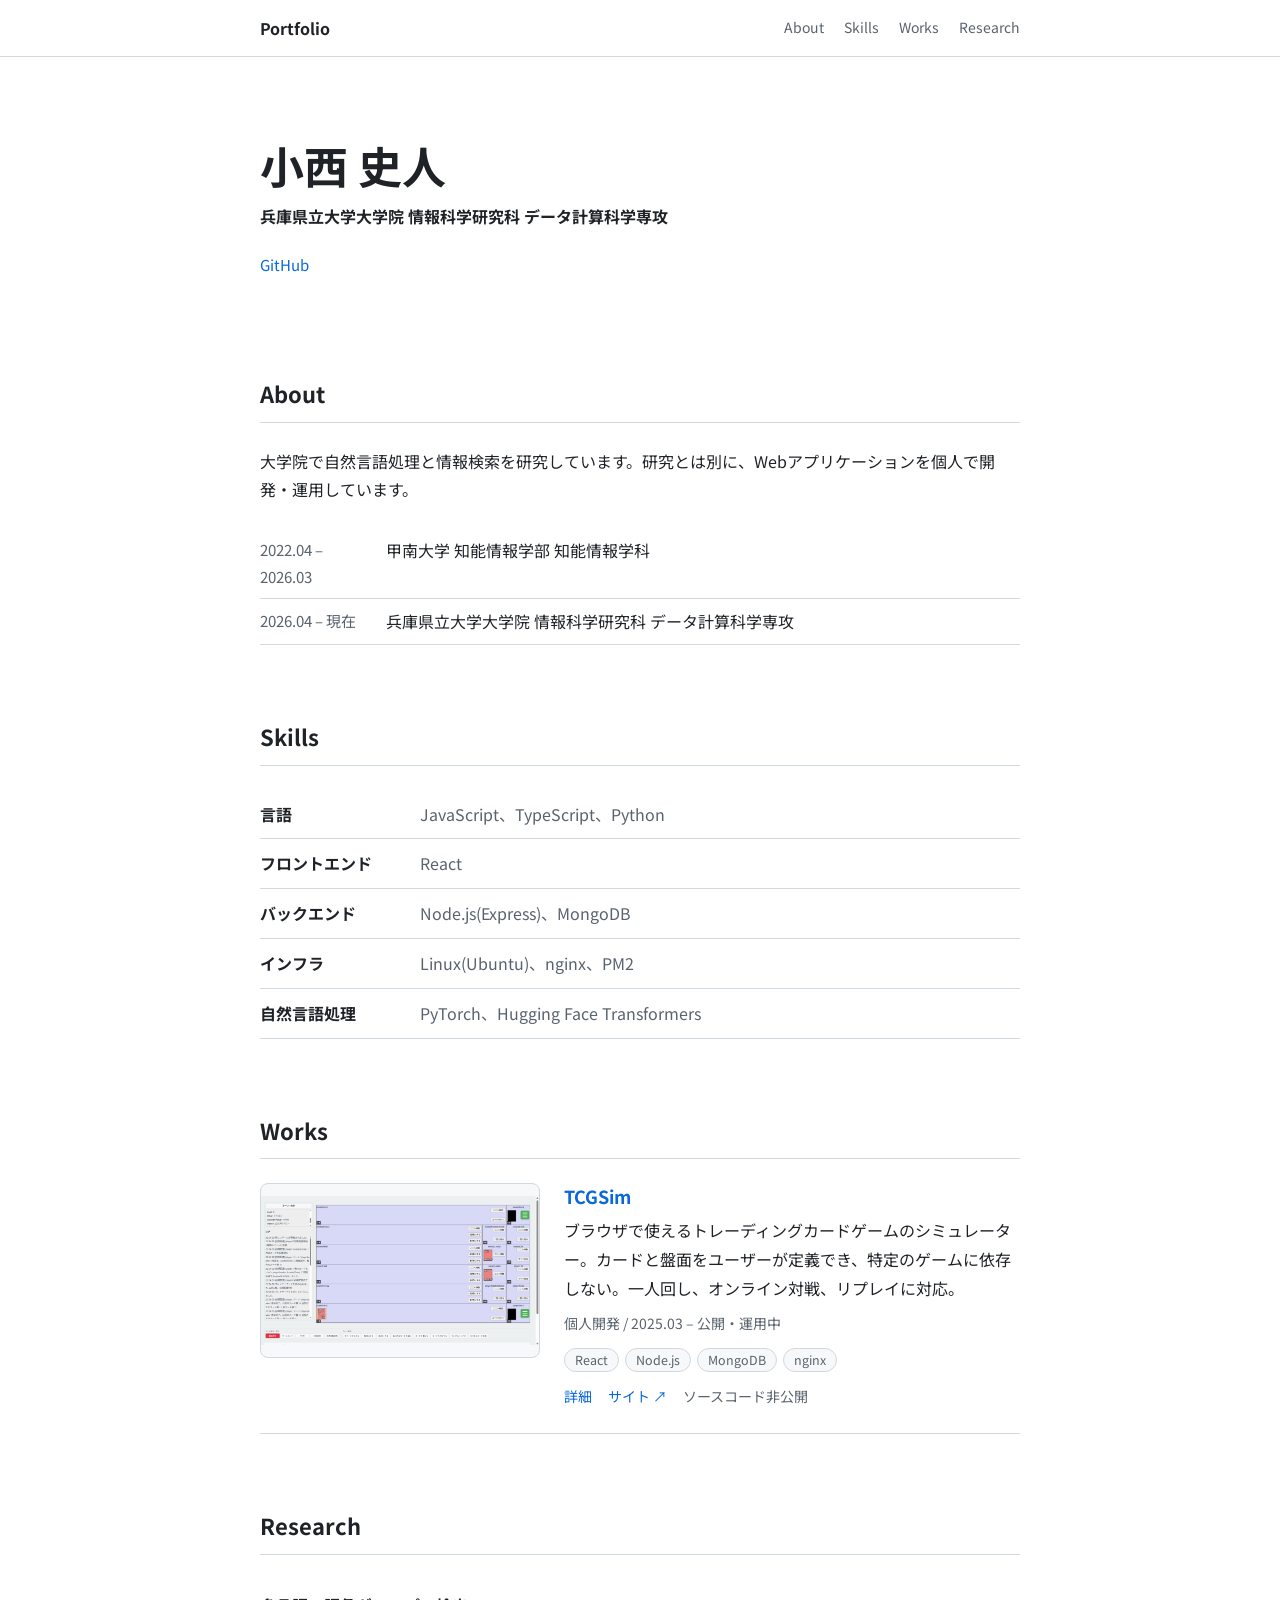
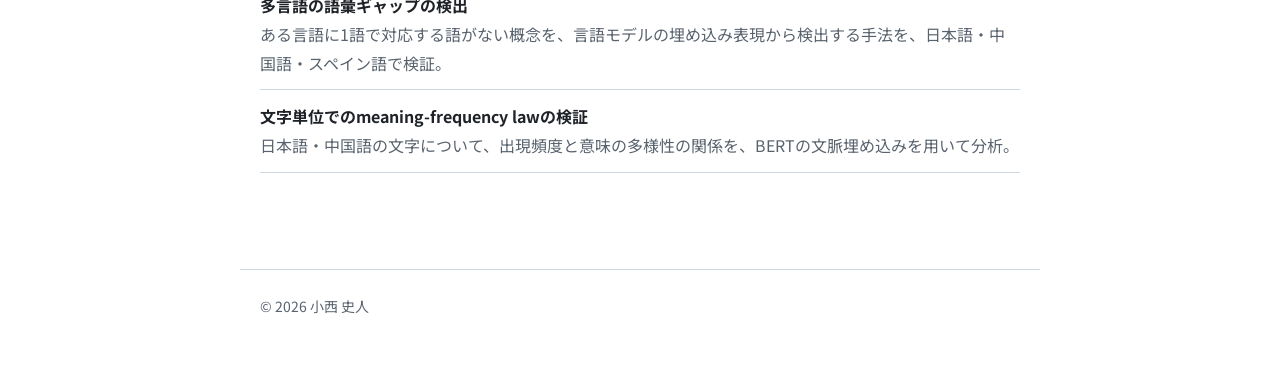
<file: index.html>
<!doctype html>
<html lang="ja">
<head>
<meta charset="utf-8">
<meta name="viewport" content="width=device-width, initial-scale=1">
<title>小西 史人 | Portfolio</title>
<link rel="preconnect" href="https://fonts.googleapis.com">
<link rel="preconnect" href="https://fonts.gstatic.com" crossorigin>
<link href="https://fonts.googleapis.com/css2?family=Noto+Sans+JP:wght@400;700&display=swap" rel="stylesheet">
<link rel="stylesheet" href="style.css">
</head>
<body>

<nav>
  <div class="inner">
    <a href="./">Portfolio</a>
    <ul>
      <li><a href="#about">About</a></li>
      <li><a href="#skills">Skills</a></li>
      <li><a href="#works">Works</a></li>
      <li><a href="#research">Research</a></li>
    </ul>
  </div>
</nav>

<main>

  <header class="hero">
    <h1 class="role">小西 史人</h1>
    <p class="affiliation">兵庫県立大学大学院 情報科学研究科 データ計算科学専攻</p>
    <div class="links">
      <a href="https://github.com/konishif02-netizen" target="_blank" rel="noopener">GitHub</a>
    </div>
  </header>

  <section id="about">
    <h2>About</h2>
    <p>大学院で自然言語処理と情報検索を研究しています。研究とは別に、Webアプリケーションを個人で開発・運用しています。</p>
    <ul class="timeline">
      <li><time>2022.04 – 2026.03</time><span>甲南大学 知能情報学部 知能情報学科</span></li>
      <li><time>2026.04 – 現在</time><span>兵庫県立大学大学院 情報科学研究科 データ計算科学専攻</span></li>
    </ul>
  </section>

  <section id="skills">
    <h2>Skills</h2>
    <table class="skills">
      <tr><th>言語</th><td>JavaScript、TypeScript、Python</td></tr>
      <tr><th>フロントエンド</th><td>React</td></tr>
      <tr><th>バックエンド</th><td>Node.js(Express)、MongoDB</td></tr>
      <tr><th>インフラ</th><td>Linux(Ubuntu)、nginx、PM2</td></tr>
      <tr><th>自然言語処理</th><td>PyTorch、Hugging Face Transformers</td></tr>
    </table>
  </section>

  <section id="works">
    <h2>Works</h2>
    <article class="card">
      <div class="thumb"><img src="GamePage.png" alt="TCGSimの対戦画面"></div>
      <div>
        <h3><a href="https://tcgsim.net/" target="_blank" rel="noopener">TCGSim</a></h3>
        <p class="desc">ブラウザで使えるトレーディングカードゲームのシミュレーター。カードと盤面をユーザーが定義でき、特定のゲームに依存しない。一人回し、オンライン対戦、リプレイに対応。</p>
        <p class="meta">個人開発 / 2025.03 – 公開・運用中</p>
        <ul class="tags">
          <li>React</li><li>Node.js</li><li>MongoDB</li><li>nginx</li>
        </ul>
        <div class="actions">
          <a href="tcgsim.html">詳細</a>
          <a href="https://tcgsim.net/" target="_blank" rel="noopener">サイト ↗</a>
          <span>ソースコード非公開</span>
        </div>
      </div>
    </article>
  </section>

  <section id="research">
    <h2>Research</h2>
    <ul class="research">
      <li>
        <span><b>多言語の語彙ギャップの検出</b><br>ある言語に1語で対応する語がない概念を、言語モデルの埋め込み表現から検出する手法を、日本語・中国語・スペイン語で検証。</span>
      </li>
      <li>
        <span><b>文字単位でのmeaning-frequency lawの検証</b><br>日本語・中国語の文字について、出現頻度と意味の多様性の関係を、BERTの文脈埋め込みを用いて分析。</span>
      </li>
    </ul>
  </section>

</main>

<footer>© 2026 小西 史人</footer>

</body>
</html>
</file>
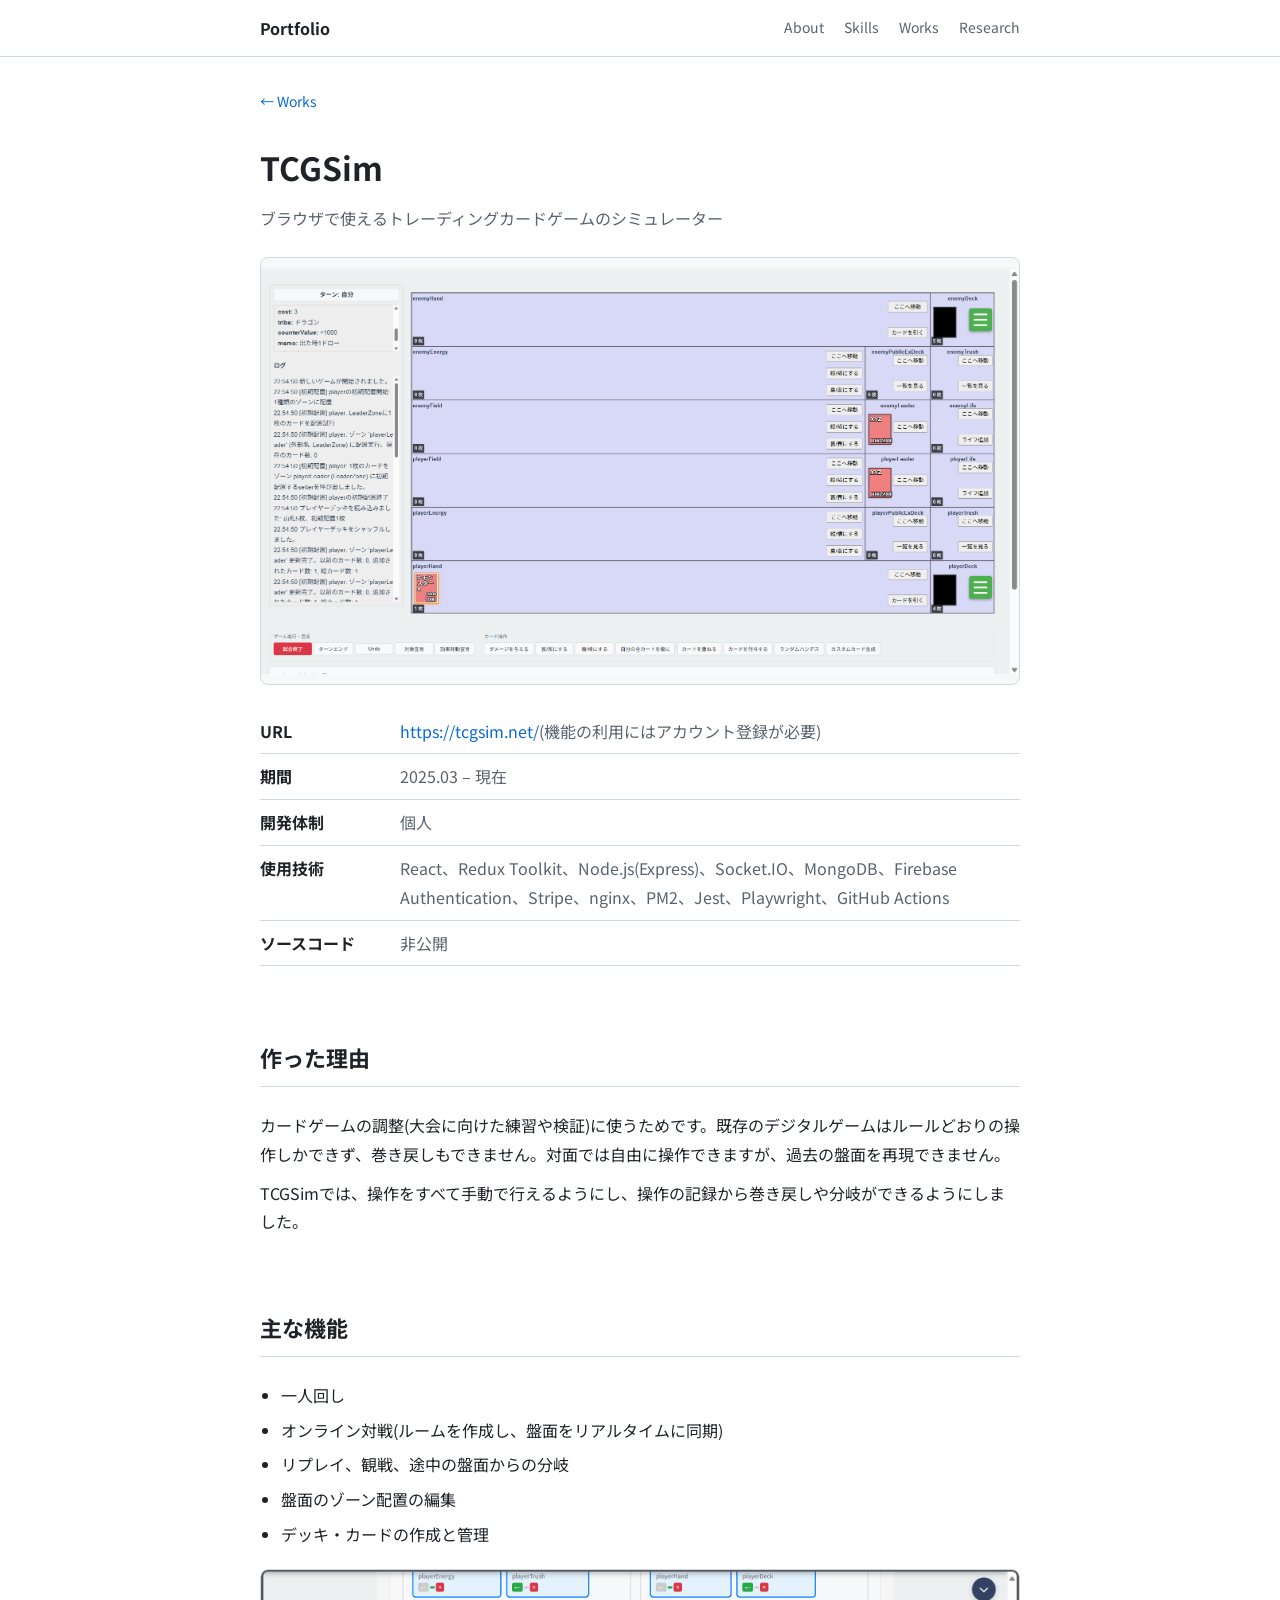
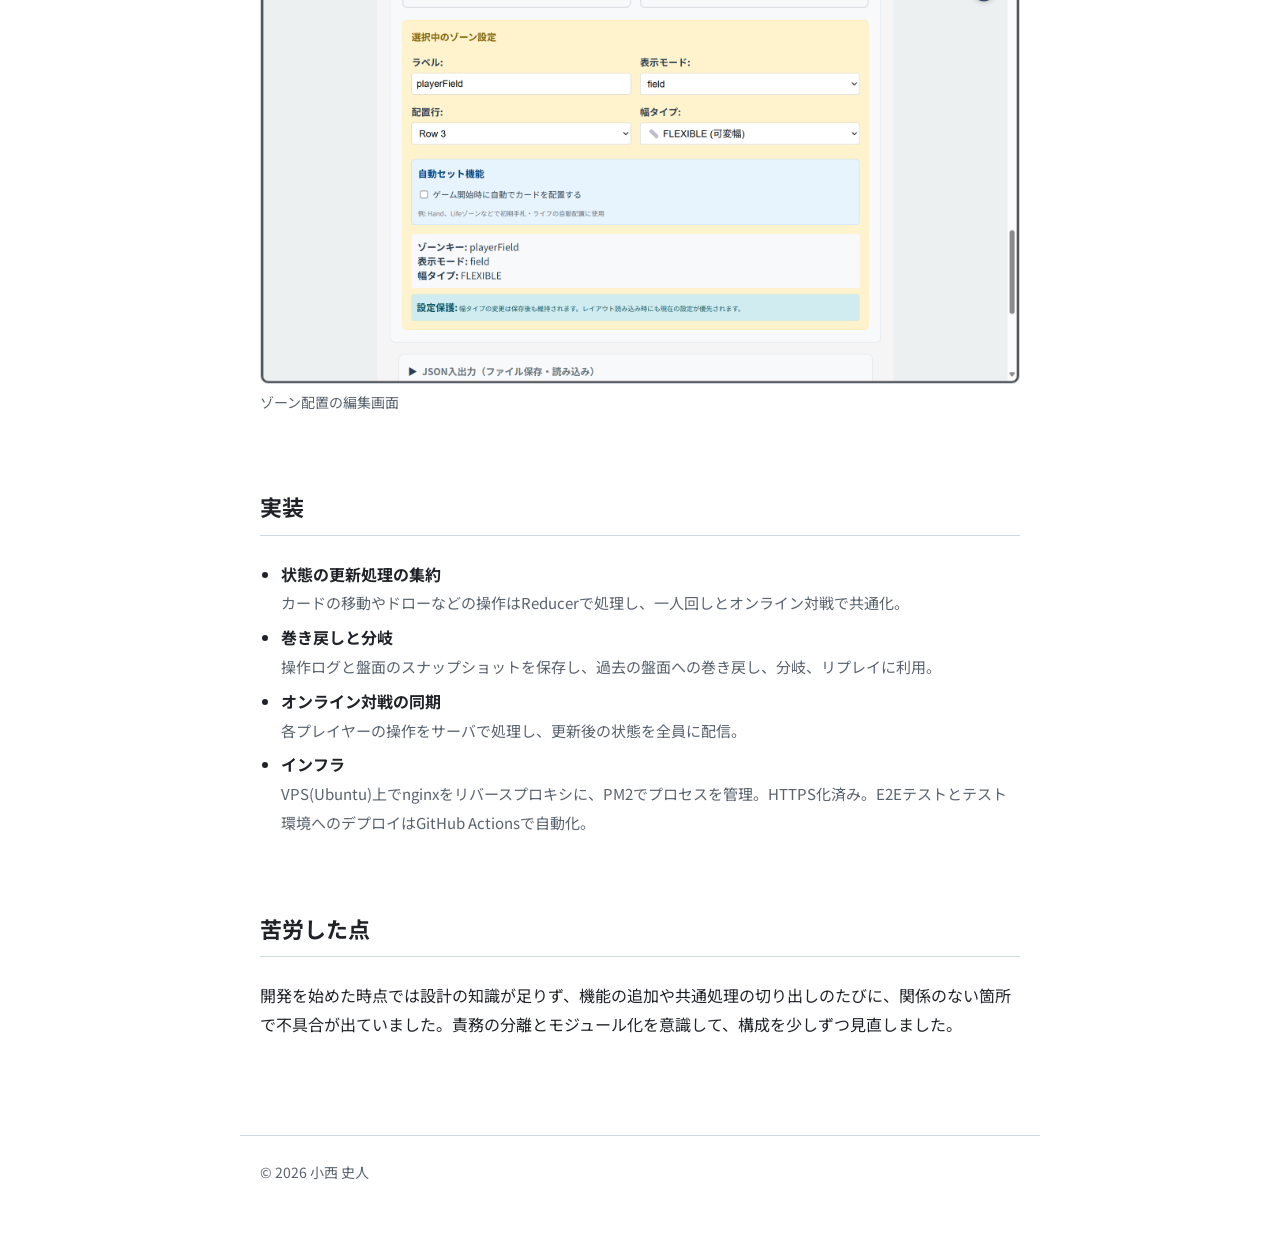
<file: tcgsim.html>
<!doctype html>
<html lang="ja">
<head>
<meta charset="utf-8">
<meta name="viewport" content="width=device-width, initial-scale=1">
<title>TCGSim | Portfolio</title>
<link rel="preconnect" href="https://fonts.googleapis.com">
<link rel="preconnect" href="https://fonts.gstatic.com" crossorigin>
<link href="https://fonts.googleapis.com/css2?family=Noto+Sans+JP:wght@400;700&display=swap" rel="stylesheet">
<link rel="stylesheet" href="style.css">
</head>
<body>

<nav>
  <div class="inner">
    <a href="./">Portfolio</a>
    <ul>
      <li><a href="./#about">About</a></li>
      <li><a href="./#skills">Skills</a></li>
      <li><a href="./#works">Works</a></li>
      <li><a href="./#research">Research</a></li>
    </ul>
  </div>
</nav>

<main class="detail">

  <a class="back" href="./#works">← Works</a>
  <h1>TCGSim</h1>
  <p class="lead">ブラウザで使えるトレーディングカードゲームのシミュレーター</p>

  <div class="thumb shot"><img src="GamePage.png" alt="TCGSimの対戦画面"></div>

  <table class="facts">
    <tr><th>URL</th><td><a href="https://tcgsim.net/" target="_blank" rel="noopener">https://tcgsim.net/</a>(機能の利用にはアカウント登録が必要)</td></tr>
    <tr><th>期間</th><td>2025.03 – 現在</td></tr>
    <tr><th>開発体制</th><td>個人</td></tr>
    <tr><th>使用技術</th><td>React、Redux Toolkit、Node.js(Express)、Socket.IO、MongoDB、Firebase Authentication、Stripe、nginx、PM2、Jest、Playwright、GitHub Actions</td></tr>
    <tr><th>ソースコード</th><td>非公開</td></tr>
  </table>

  <section>
    <h2>作った理由</h2>
    <p>カードゲームの調整(大会に向けた練習や検証)に使うためです。既存のデジタルゲームはルールどおりの操作しかできず、巻き戻しもできません。対面では自由に操作できますが、過去の盤面を再現できません。</p>
    <p>TCGSimでは、操作をすべて手動で行えるようにし、操作の記録から巻き戻しや分岐ができるようにしました。</p>
  </section>

  <section>
    <h2>主な機能</h2>
    <ul>
      <li>一人回し</li>
      <li>オンライン対戦(ルームを作成し、盤面をリアルタイムに同期)</li>
      <li>リプレイ、観戦、途中の盤面からの分岐</li>
      <li>盤面のゾーン配置の編集</li>
      <li>デッキ・カードの作成と管理</li>
    </ul>
    <figure>
      <img src="Detail_Zone.png" alt="ゾーン配置の編集画面">
      <figcaption>ゾーン配置の編集画面</figcaption>
    </figure>
  </section>

  <section>
    <h2>実装</h2>
    <ul>
      <li>
        <b>状態の更新処理の集約</b>
        <span>カードの移動やドローなどの操作はReducerで処理し、一人回しとオンライン対戦で共通化。</span>
      </li>
      <li>
        <b>巻き戻しと分岐</b>
        <span>操作ログと盤面のスナップショットを保存し、過去の盤面への巻き戻し、分岐、リプレイに利用。</span>
      </li>
      <li>
        <b>オンライン対戦の同期</b>
        <span>各プレイヤーの操作をサーバで処理し、更新後の状態を全員に配信。</span>
      </li>
      <li>
        <b>インフラ</b>
        <span>VPS(Ubuntu)上でnginxをリバースプロキシに、PM2でプロセスを管理。HTTPS化済み。E2Eテストとテスト環境へのデプロイはGitHub Actionsで自動化。</span>
      </li>
    </ul>
  </section>

  <section>
    <h2>苦労した点</h2>
    <p>開発を始めた時点では設計の知識が足りず、機能の追加や共通処理の切り出しのたびに、関係のない箇所で不具合が出ていました。責務の分離とモジュール化を意識して、構成を少しずつ見直しました。</p>
  </section>

</main>

<footer>© 2026 小西 史人</footer>

</body>
</html>
</file>
<file: style.css>
:root {
  --bg: #ffffff;
  --text: #1f2328;
  --muted: #59636e;
  --border: #d1d9e0;
  --accent: #0969da;
  --soft: #f6f8fa;
}
@media (prefers-color-scheme: dark) {
  :root {
    --bg: #0d1117;
    --text: #e6edf3;
    --muted: #9198a1;
    --border: #30363d;
    --accent: #4493f8;
    --soft: #161b22;
  }
}
* { box-sizing: border-box; margin: 0; padding: 0; }
body {
  font-family: "Noto Sans JP", system-ui, sans-serif;
  background: var(--bg);
  color: var(--text);
  line-height: 1.8;
  font-size: 16px;
}
a { color: var(--accent); text-decoration: none; }
a:hover { text-decoration: underline; }
main { max-width: 800px; margin: 0 auto; padding: 0 20px 96px; }

/* nav */
nav { border-bottom: 1px solid var(--border); }
nav .inner { max-width: 800px; margin: 0 auto; padding: 0 20px; height: 56px; display: flex; align-items: center; justify-content: space-between; }
nav .inner > a { color: var(--text); font-weight: 700; }
nav ul { display: flex; gap: 20px; list-style: none; font-size: 14px; }
nav ul a { color: var(--muted); }

/* hero */
.hero { padding: 80px 0 24px; }
.hero .role { font-size: clamp(30px, 6vw, 44px); font-weight: 700; line-height: 1.3; }
.hero .affiliation { font-weight: 700; margin-top: 8px; }
.hero .tagline { color: var(--muted); margin-top: 12px; max-width: 600px; }
.hero .links { margin-top: 20px; display: flex; gap: 16px; font-size: 15px; }

/* sections */
section { margin-top: 72px; scroll-margin-top: 24px; }
h2 { font-size: 22px; padding-bottom: 8px; border-bottom: 1px solid var(--border); margin-bottom: 24px; }
p + p { margin-top: 10px; }

/* about timeline */
.timeline { list-style: none; margin-top: 24px; }
.timeline li { display: grid; grid-template-columns: 110px 1fr; gap: 16px; padding: 8px 0; border-bottom: 1px solid var(--border); }
.timeline time { color: var(--muted); font-size: 15px; }

/* skills */
.skills { width: 100%; border-collapse: collapse; }
.skills th, .skills td { text-align: left; vertical-align: top; padding: 10px 0; border-bottom: 1px solid var(--border); }
.skills th { width: 160px; font-weight: 700; padding-right: 16px; }
.skills td { color: var(--muted); }

/* work cards */
.card { display: grid; grid-template-columns: 280px 1fr; gap: 24px; padding: 24px 0; border-bottom: 1px solid var(--border); }
.card:first-of-type { padding-top: 0; }
.thumb {
  aspect-ratio: 16 / 10; border: 1px dashed var(--border); border-radius: 8px; background: var(--soft);
  color: var(--muted); font-size: 13px; display: flex; align-items: center; justify-content: center; overflow: hidden;
}
.thumb img { width: 100%; height: 100%; object-fit: contain; }
.thumb:has(img) { border-style: solid; }
figure { margin-top: 20px; }
figure img { width: 100%; border: 1px solid var(--border); border-radius: 8px; display: block; }
figcaption { font-size: 14px; color: var(--muted); margin-top: 6px; }
.card h3 { font-size: 18px; line-height: 1.5; }
.card .desc { margin-top: 6px; }
.card .meta { margin-top: 8px; font-size: 14px; color: var(--muted); }
.tags { display: flex; flex-wrap: wrap; gap: 6px; margin-top: 12px; list-style: none; }
.tags li { font-size: 12.5px; background: var(--soft); border: 1px solid var(--border); color: var(--muted); padding: 0 10px; border-radius: 999px; }
.card .actions { margin-top: 12px; display: flex; gap: 16px; font-size: 14px; flex-wrap: wrap; }
.card .actions span { color: var(--muted); }

/* detail page */
.back { display: inline-block; margin-top: 32px; font-size: 14px; }
.detail h1 { font-size: 32px; margin-top: 24px; }
.detail .lead { color: var(--muted); margin-top: 8px; }
.detail h3 { font-size: 17px; margin: 28px 0 8px; }
.detail ul { padding-left: 1.3em; }
.detail li { margin: 6px 0; }
.detail li b { display: block; }
.detail li span { color: var(--muted); font-size: 15px; }
.facts { width: 100%; border-collapse: collapse; margin-top: 24px; }
.facts th, .facts td { text-align: left; vertical-align: top; padding: 8px 0; border-bottom: 1px solid var(--border); }
.facts th { width: 140px; padding-right: 16px; }
.facts td { color: var(--muted); }
.shot { margin-top: 24px; aspect-ratio: 16 / 9; }

footer { max-width: 800px; margin: 0 auto; padding: 24px 20px 48px; border-top: 1px solid var(--border); color: var(--muted); font-size: 14px; }

@media (max-width: 640px) {
  .card { grid-template-columns: 1fr; gap: 14px; }
  .timeline li { grid-template-columns: 1fr; gap: 0; }
  .skills th, .facts th { width: auto; }
  nav ul { gap: 14px; }
}

.research { list-style: none; }
.research li { padding: 12px 0; border-bottom: 1px solid var(--border); }
.research span { color: var(--muted); }
.research b { color: var(--text); }
</file>
